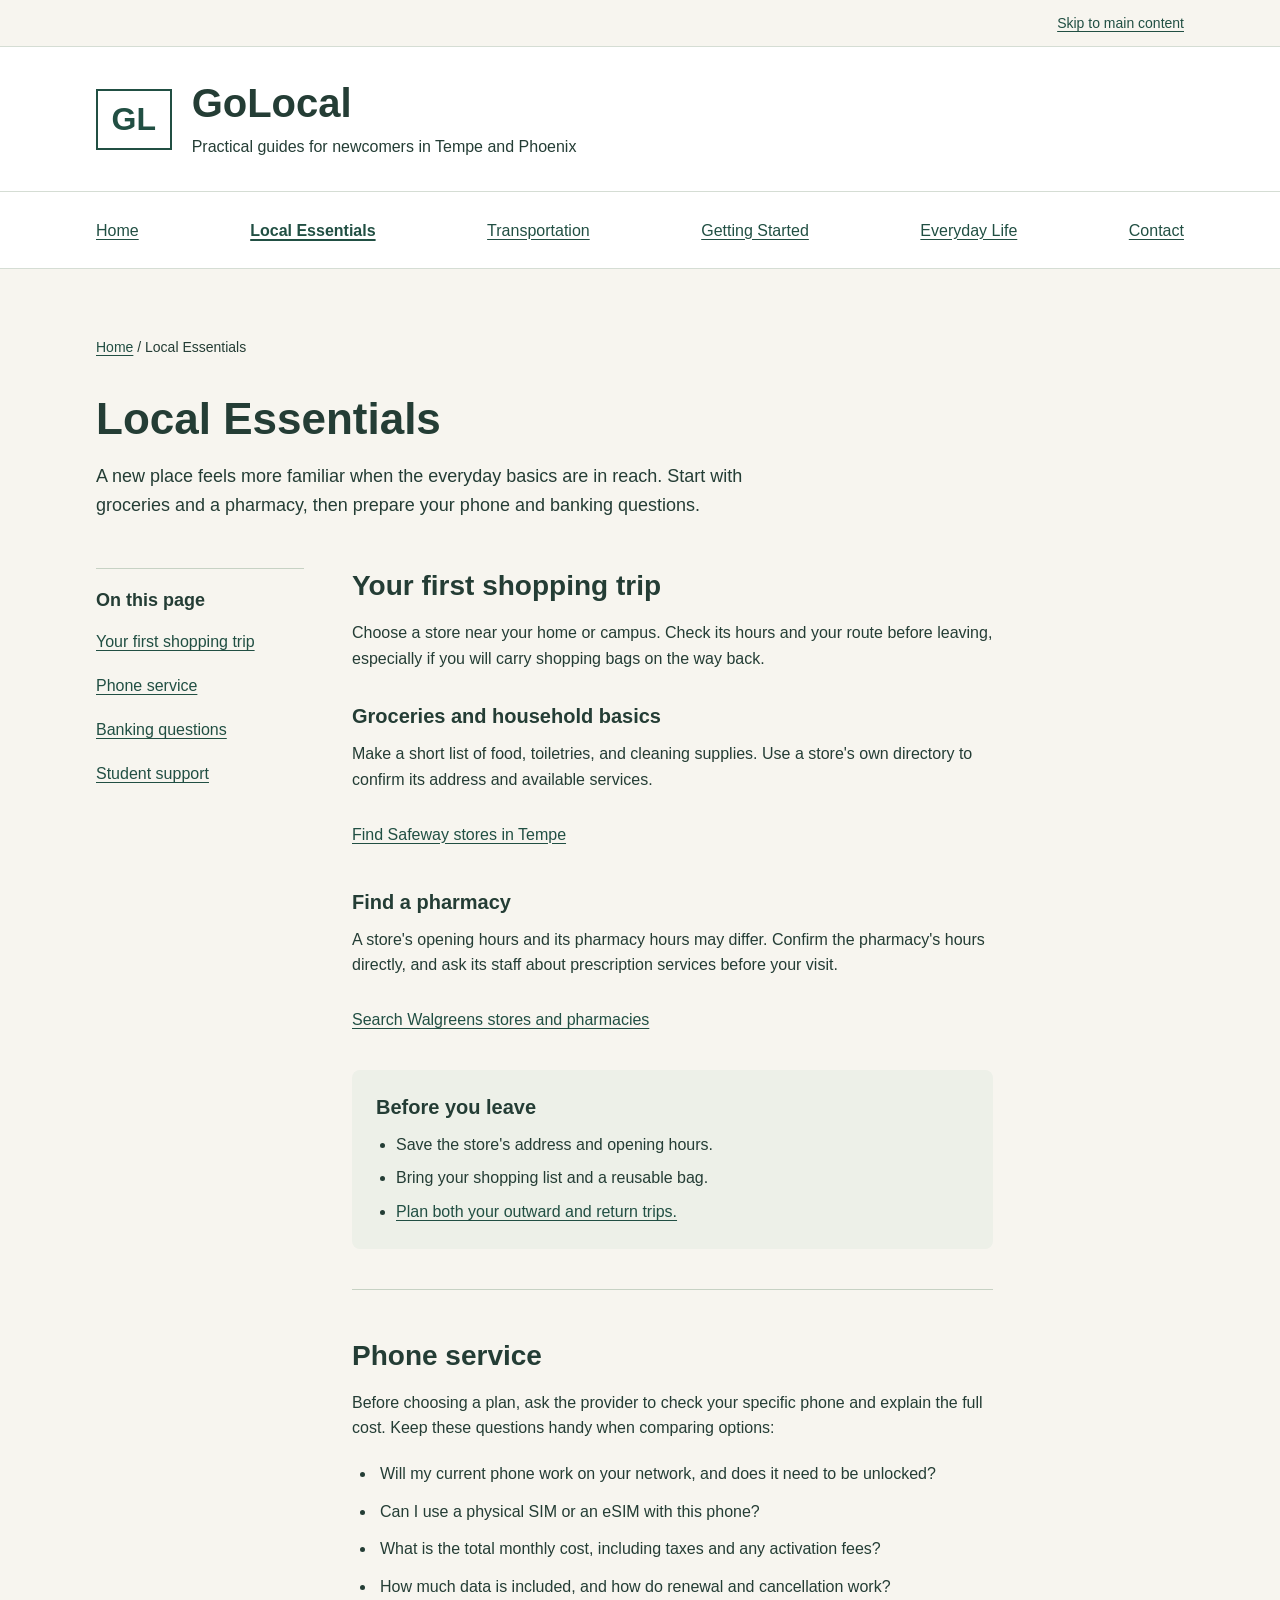
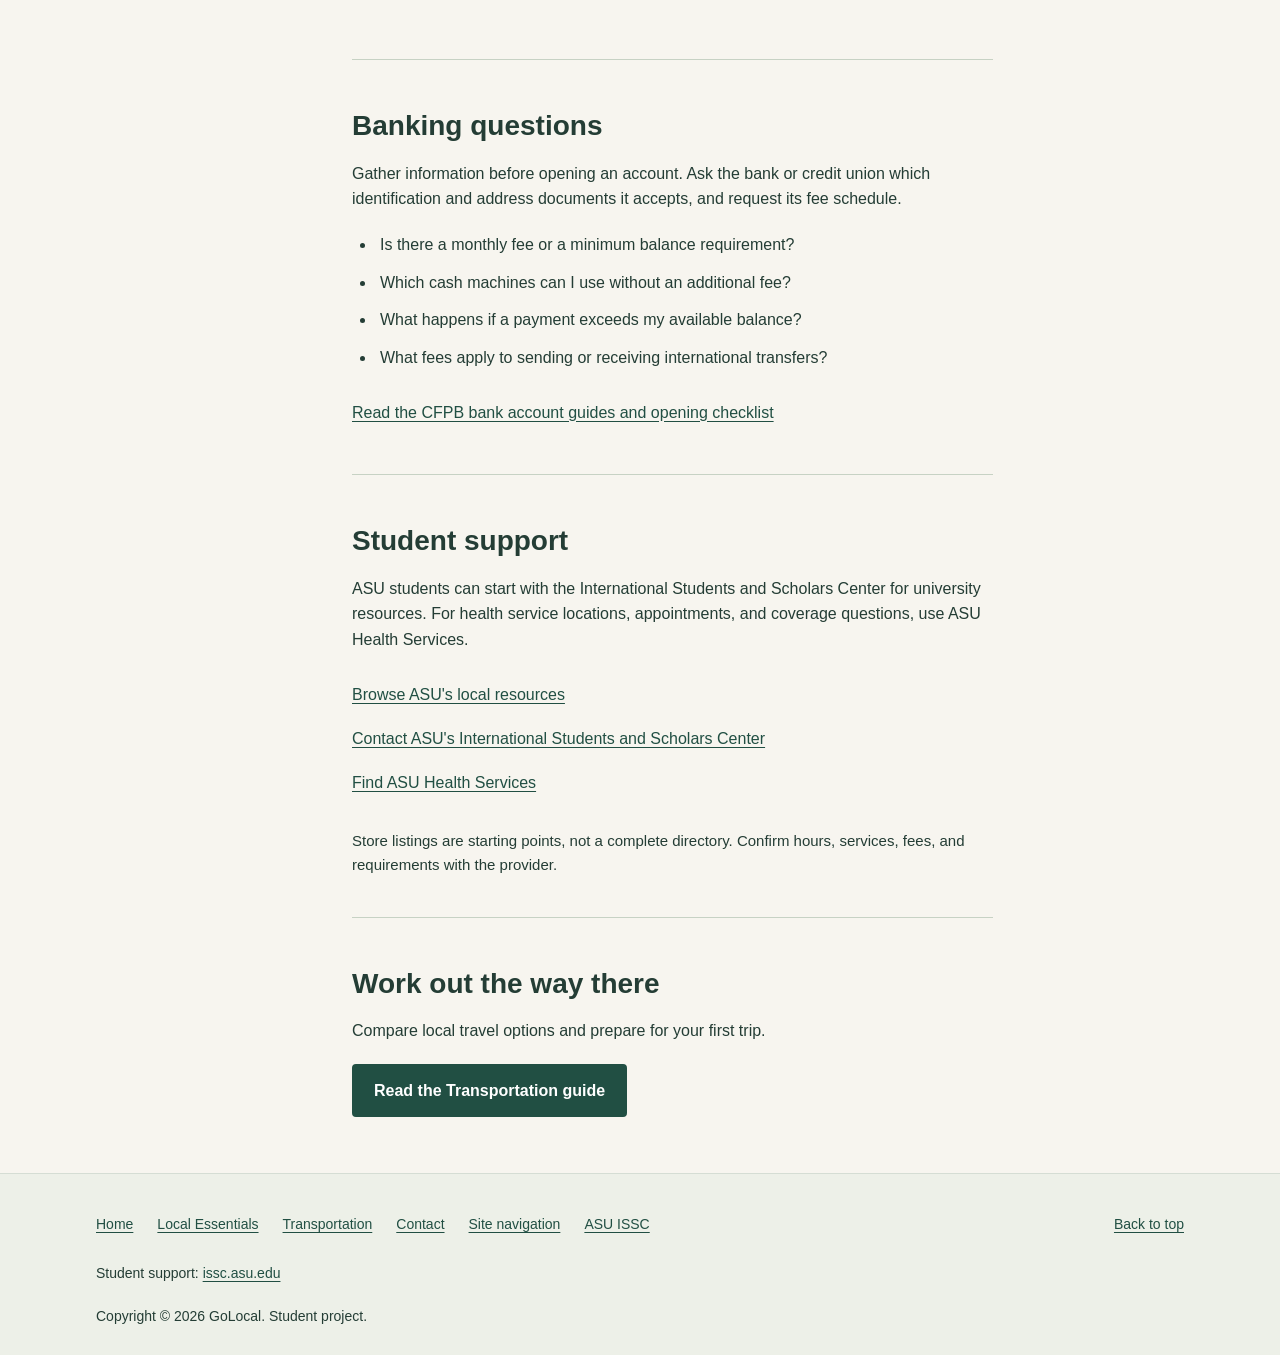
<file: local-essentials.html>
<!DOCTYPE html PUBLIC "-//W3C//DTD XHTML 1.0 Strict//EN"
    "http://www.w3.org/TR/xhtml1/DTD/xhtml1-strict.dtd">
<html xmlns="http://www.w3.org/1999/xhtml" xml:lang="en" lang="en">
<head>
    <meta http-equiv="Content-Type" content="text/html; charset=utf-8" />
    <meta name="viewport" content="width=device-width, initial-scale=1.0" />
    <meta name="description" content="Get started with groceries, pharmacies, phone service, banking questions, and official student support in Tempe and Phoenix with GoLocal." />
    <title>Local Essentials | GoLocal | Tempe and Phoenix</title>
    <link rel="icon" type="image/svg+xml" href="images/favicon.svg" />
    <link rel="stylesheet" type="text/css" href="styles.css" />
</head>
<body id="top">
    <p class="skip-navigation"><a href="#main-content">Skip to main content</a></p>

    <div id="site-header" class="site-header">
        <div class="container brand">
            <a class="logo-mark" href="index.html" title="GoLocal home">GL</a>
            <div class="brand-copy">
                <p class="site-name">GoLocal</p>
                <p class="site-tagline">Practical guides for newcomers in Tempe and Phoenix</p>
            </div>
        </div>
    </div>

    <div id="site-navigation" class="site-navigation" title="Main navigation">
        <ul class="container navigation-links">
            <li><a href="index.html">Home</a></li>
            <li class="current-page"><a href="local-essentials.html"><strong>Local Essentials</strong></a></li>
            <li><a href="transportation.html">Transportation</a></li>
            <li><a href="index.html#first-week">Getting Started</a></li>
            <li><a href="index.html#everyday-life">Everyday Life</a></li>
            <li><a href="index.html#support">Contact</a></li>
        </ul>
    </div>

    <div id="main-content" class="container site-main guide-page">
        <p class="breadcrumbs"><a href="index.html">Home</a> / Local Essentials</p>
        <div class="guide-heading">
            <h1>Local Essentials</h1>
            <p class="intro">A new place feels more familiar when the everyday basics are in reach.
                Start with groceries and a pharmacy, then prepare your phone and banking questions.</p>
        </div>

        <div class="guide-layout">
            <div class="page-contents">
                <h2>On this page</h2>
                <ul>
                    <li><a href="#first-shopping-trip">Your first shopping trip</a></li>
                    <li><a href="#phone-service">Phone service</a></li>
                    <li><a href="#banking-questions">Banking questions</a></li>
                    <li><a href="#student-support">Student support</a></li>
                </ul>
            </div>

            <div class="guide-content">
                <div id="first-shopping-trip" class="guide-section">
                    <h2>Your first shopping trip</h2>
                    <p>Choose a store near your home or campus. Check its hours and your route
                        before leaving, especially if you will carry shopping bags on the way back.</p>
                    <h3>Groceries and household basics</h3>
                    <p>Make a short list of food, toiletries, and cleaning supplies. Use a store's
                        own directory to confirm its address and available services.</p>
                    <ul class="resource-links">
                        <li><a href="https://local.safeway.com/safeway/az/tempe.html">Find Safeway stores in Tempe</a></li>
                    </ul>
                    <h3>Find a pharmacy</h3>
                    <p>A store's opening hours and its pharmacy hours may differ. Confirm the pharmacy's
                        hours directly, and ask its staff about prescription services before your visit.</p>
                    <ul class="resource-links">
                        <li><a href="https://www.walgreens.com/storelocator/find.jsp">Search Walgreens stores and pharmacies</a></li>
                    </ul>
                    <div class="guide-note">
                        <h3>Before you leave</h3>
                        <ul>
                            <li>Save the store's address and opening hours.</li>
                            <li>Bring your shopping list and a reusable bag.</li>
                            <li><a href="transportation.html#plan-your-trip">Plan both your outward and return trips.</a></li>
                        </ul>
                    </div>
                </div>

                <div id="phone-service" class="guide-section">
                    <h2>Phone service</h2>
                    <p>Before choosing a plan, ask the provider to check your specific phone
                        and explain the full cost. Keep these questions handy when comparing options:</p>
                    <ul class="content-list">
                        <li>Will my current phone work on your network, and does it need to be unlocked?</li>
                        <li>Can I use a physical SIM or an eSIM with this phone?</li>
                        <li>What is the total monthly cost, including taxes and any activation fees?</li>
                        <li>How much data is included, and how do renewal and cancellation work?</li>
                    </ul>
                </div>

                <div id="banking-questions" class="guide-section">
                    <h2>Banking questions</h2>
                    <p>Gather information before opening an account. Ask the bank or credit union
                        which identification and address documents it accepts, and request its fee schedule.</p>
                    <ul class="content-list">
                        <li>Is there a monthly fee or a minimum balance requirement?</li>
                        <li>Which cash machines can I use without an additional fee?</li>
                        <li>What happens if a payment exceeds my available balance?</li>
                        <li>What fees apply to sending or receiving international transfers?</li>
                    </ul>
                    <ul class="resource-links">
                        <li><a href="https://www.consumerfinance.gov/consumer-tools/bank-accounts/">Read the CFPB bank account guides and opening checklist</a></li>
                    </ul>
                </div>

                <div id="student-support" class="guide-section">
                    <h2>Student support</h2>
                    <p>ASU students can start with the International Students and Scholars Center
                        for university resources. For health service locations, appointments, and
                        coverage questions, use ASU Health Services.</p>
                    <ul class="resource-links">
                        <li><a href="https://issc.asu.edu/student/resources/local-resources">Browse ASU's local resources</a></li>
                        <li><a href="https://issc.asu.edu/">Contact ASU's International Students and Scholars Center</a></li>
                        <li><a href="https://eoss.asu.edu/health">Find ASU Health Services</a></li>
                    </ul>
                    <p class="source-note">Store listings are starting points, not a complete directory.
                        Confirm hours, services, fees, and requirements with the provider.</p>
                </div>

                <div class="guide-next">
                    <h2>Work out the way there</h2>
                    <p>Compare local travel options and prepare for your first trip.</p>
                    <p><a class="button" href="transportation.html">Read the Transportation guide</a></p>
                </div>
            </div>
        </div>
    </div>

    <div id="site-footer" class="site-footer">
        <div class="container">
            <ul class="footer-links">
                <li><a href="index.html">Home</a></li>
                <li><a href="local-essentials.html">Local Essentials</a></li>
                <li><a href="transportation.html">Transportation</a></li>
                <li><a href="index.html#support">Contact</a></li>
                <li><a href="#site-navigation">Site navigation</a></li>
                <li><a href="https://issc.asu.edu/">ASU ISSC</a></li>
                <li class="back-to-top"><a href="#top">Back to top</a></li>
            </ul>
            <p>Student support: <a href="https://issc.asu.edu/">issc.asu.edu</a></p>
            <p class="copyright">Copyright &#169; 2026 GoLocal. Student project.</p>
        </div>
    </div>
</body>
</html>
</file>
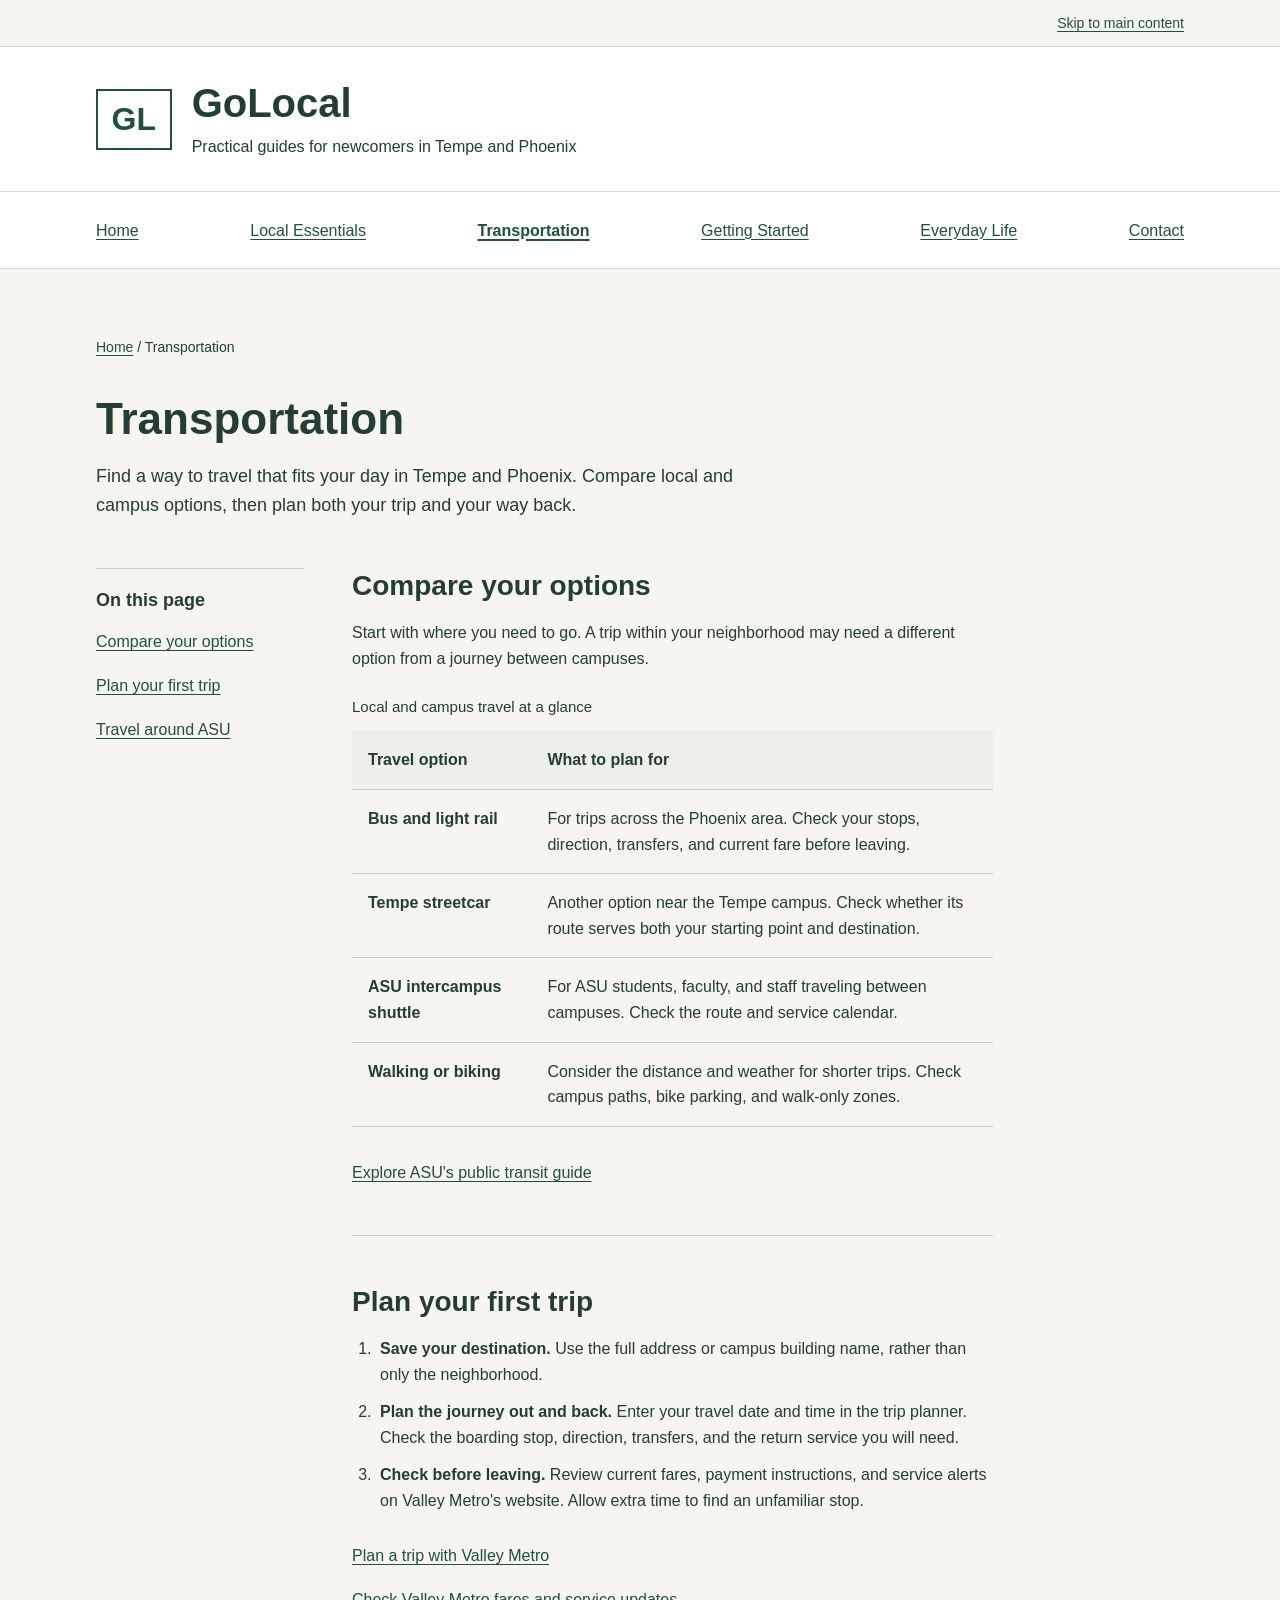
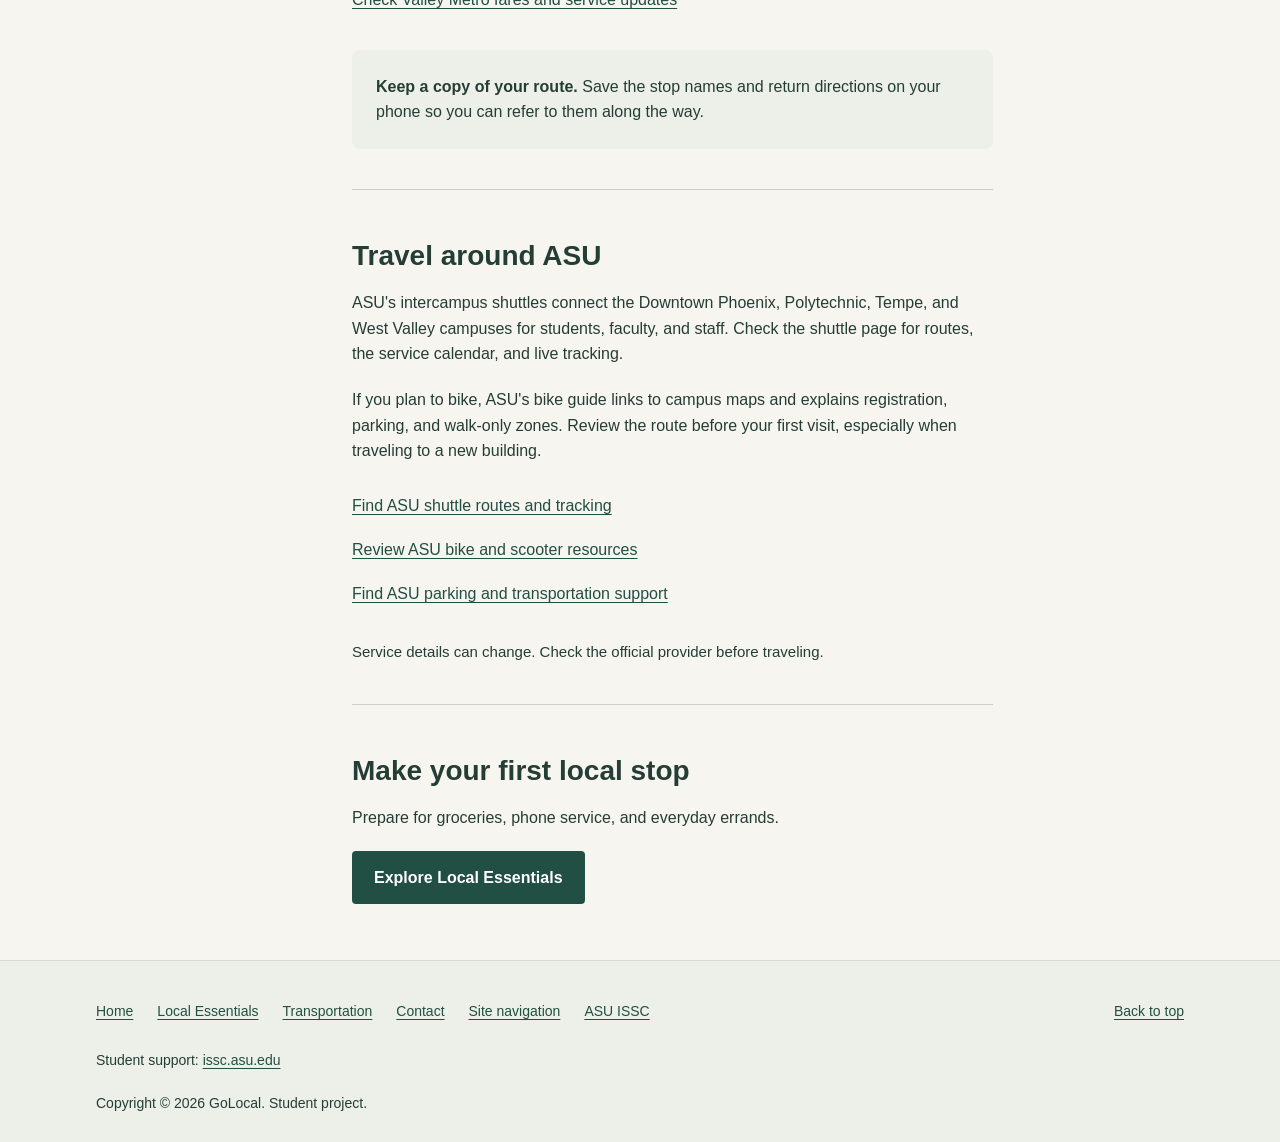
<file: transportation.html>
<!DOCTYPE html PUBLIC "-//W3C//DTD XHTML 1.0 Strict//EN"
    "http://www.w3.org/TR/xhtml1/DTD/xhtml1-strict.dtd">
<html xmlns="http://www.w3.org/1999/xhtml" xml:lang="en" lang="en">
<head>
    <meta http-equiv="Content-Type" content="text/html; charset=utf-8" />
    <meta name="viewport" content="width=device-width, initial-scale=1.0" />
    <meta name="description" content="Compare local and campus transportation in Tempe and Phoenix, then plan your first trip with official Valley Metro and ASU resources." />
    <title>Transportation in Tempe and Phoenix | GoLocal</title>
    <link rel="icon" type="image/svg+xml" href="images/favicon.svg" />
    <link rel="stylesheet" type="text/css" href="styles.css" />
</head>
<body id="top">
    <p class="skip-navigation"><a href="#main-content">Skip to main content</a></p>

    <div id="site-header" class="site-header">
        <div class="container brand">
            <a class="logo-mark" href="index.html" title="GoLocal home">GL</a>
            <div class="brand-copy">
                <p class="site-name">GoLocal</p>
                <p class="site-tagline">Practical guides for newcomers in Tempe and Phoenix</p>
            </div>
        </div>
    </div>

    <div id="site-navigation" class="site-navigation" title="Main navigation">
        <ul class="container navigation-links">
            <li><a href="index.html">Home</a></li>
            <li><a href="local-essentials.html">Local Essentials</a></li>
            <li class="current-page"><a href="transportation.html"><strong>Transportation</strong></a></li>
            <li><a href="index.html#first-week">Getting Started</a></li>
            <li><a href="index.html#everyday-life">Everyday Life</a></li>
            <li><a href="index.html#support">Contact</a></li>
        </ul>
    </div>

    <div id="main-content" class="container site-main guide-page">
        <p class="breadcrumbs"><a href="index.html">Home</a> / Transportation</p>
        <div class="guide-heading">
            <h1>Transportation</h1>
            <p class="intro">Find a way to travel that fits your day in Tempe and Phoenix.
                Compare local and campus options, then plan both your trip and your way back.</p>
        </div>

        <div class="guide-layout">
            <div class="page-contents">
                <h2>On this page</h2>
                <ul>
                    <li><a href="#compare-options">Compare your options</a></li>
                    <li><a href="#plan-your-trip">Plan your first trip</a></li>
                    <li><a href="#campus-travel">Travel around ASU</a></li>
                </ul>
            </div>

            <div class="guide-content">
                <div id="compare-options" class="guide-section">
                    <h2>Compare your options</h2>
                    <p>Start with where you need to go. A trip within your neighborhood may
                        need a different option from a journey between campuses.</p>
                    <table class="comparison-table" summary="Local and campus travel options, with planning notes for each.">
                        <caption>Local and campus travel at a glance</caption>
                        <thead>
                            <tr>
                                <th scope="col">Travel option</th>
                                <th scope="col">What to plan for</th>
                            </tr>
                        </thead>
                        <tbody>
                            <tr>
                                <th scope="row">Bus and light rail</th>
                                <td>For trips across the Phoenix area. Check your stops,
                                    direction, transfers, and current fare before leaving.</td>
                            </tr>
                            <tr>
                                <th scope="row">Tempe streetcar</th>
                                <td>Another option near the Tempe campus. Check whether its
                                    route serves both your starting point and destination.</td>
                            </tr>
                            <tr>
                                <th scope="row">ASU intercampus shuttle</th>
                                <td>For ASU students, faculty, and staff traveling between
                                    campuses. Check the route and service calendar.</td>
                            </tr>
                            <tr>
                                <th scope="row">Walking or biking</th>
                                <td>Consider the distance and weather for shorter trips.
                                    Check campus paths, bike parking, and walk-only zones.</td>
                            </tr>
                        </tbody>
                    </table>
                    <ul class="resource-links">
                        <li><a href="https://cfo.asu.edu/transit">Explore ASU's public transit guide</a></li>
                    </ul>
                </div>

                <div id="plan-your-trip" class="guide-section">
                    <h2>Plan your first trip</h2>
                    <ol class="steps">
                        <li><strong>Save your destination.</strong> Use the full address or
                            campus building name, rather than only the neighborhood.</li>
                        <li><strong>Plan the journey out and back.</strong> Enter your travel
                            date and time in the trip planner. Check the boarding stop,
                            direction, transfers, and the return service you will need.</li>
                        <li><strong>Check before leaving.</strong> Review current fares,
                            payment instructions, and service alerts on Valley Metro's website.
                            Allow extra time to find an unfamiliar stop.</li>
                    </ol>
                    <ul class="resource-links">
                        <li><a href="https://www.valleymetro.org/trip-planner">Plan a trip with Valley Metro</a></li>
                        <li><a href="https://www.valleymetro.org/">Check Valley Metro fares and service updates</a></li>
                    </ul>
                    <div class="guide-note">
                        <p><strong>Keep a copy of your route.</strong> Save the stop names and
                            return directions on your phone so you can refer to them along the way.</p>
                    </div>
                </div>

                <div id="campus-travel" class="guide-section">
                    <h2>Travel around ASU</h2>
                    <p>ASU's intercampus shuttles connect the Downtown Phoenix, Polytechnic,
                        Tempe, and West Valley campuses for students, faculty, and staff.
                        Check the shuttle page for routes, the service calendar, and live tracking.</p>
                    <p>If you plan to bike, ASU's bike guide links to campus maps and explains
                        registration, parking, and walk-only zones. Review the route before your
                        first visit, especially when traveling to a new building.</p>
                    <ul class="resource-links">
                        <li><a href="https://cfo.asu.edu/shuttles">Find ASU shuttle routes and tracking</a></li>
                        <li><a href="https://cfo.asu.edu/bike">Review ASU bike and scooter resources</a></li>
                        <li><a href="https://cfo.asu.edu/transportation">Find ASU parking and transportation support</a></li>
                    </ul>
                    <p class="source-note">Service details can change. Check the official
                        provider before traveling.</p>
                </div>

                <div class="guide-next">
                    <h2>Make your first local stop</h2>
                    <p>Prepare for groceries, phone service, and everyday errands.</p>
                    <p><a class="button" href="local-essentials.html">Explore Local Essentials</a></p>
                </div>
            </div>
        </div>
    </div>

    <div id="site-footer" class="site-footer">
        <div class="container">
            <ul class="footer-links">
                <li><a href="index.html">Home</a></li>
                <li><a href="local-essentials.html">Local Essentials</a></li>
                <li><a href="transportation.html">Transportation</a></li>
                <li><a href="index.html#support">Contact</a></li>
                <li><a href="#site-navigation">Site navigation</a></li>
                <li><a href="https://issc.asu.edu/">ASU ISSC</a></li>
                <li class="back-to-top"><a href="#top">Back to top</a></li>
            </ul>
            <p>Student support: <a href="https://issc.asu.edu/">issc.asu.edu</a></p>
            <p class="copyright">Copyright &#169; 2026 GoLocal. Student project.</p>
        </div>
    </div>
</body>
</html>
</file>
<file: styles.css>
/* Shared page foundation */
* {
    box-sizing: border-box;
}

::selection {
    background-color: #214f43;
    color: #ffffff;
}

body {
    display: flex;
    flex-direction: column;
    min-height: 100vh;
    margin: 0;
    background-color: #f7f5ef;
    color: #243d35;
    font-family: "Segoe UI", Arial, sans-serif;
    font-size: 1rem;
    line-height: 1.6;
}

.container {
    width: 90%;
    max-width: 68rem;
    margin: 0 auto;
}

h1 {
    margin: 0 0 1rem;
    font-size: 2rem;
    line-height: 1.2;
}

h2 {
    margin: 0 0 1.5rem;
    font-size: 1.75rem;
    line-height: 1.3;
}

h3 {
    margin: 1rem 0 0.75rem;
    font-size: 1.35rem;
    line-height: 1.3;
}

p {
    margin: 0 0 1.25rem;
}

a {
    color: #214f43;
    text-decoration: underline;
    text-underline-offset: 0.2em;
}

a:hover {
    color: #8b3e2b;
}

a:focus {
    outline: 3px solid #8b3e2b;
    outline-offset: 4px;
}

/* Branding and skip navigation */
.skip-navigation {
    width: 90%;
    max-width: 68rem;
    margin: 0 auto;
    padding: 0.75rem 0;
    font-size: 0.875rem;
    text-align: right;
}

.site-header {
    padding: 2rem 0;
    border-top: 1px solid #d5ddd4;
    border-bottom: 1px solid #d5ddd4;
    background-color: #ffffff;
}

.brand {
    display: flex;
    flex-wrap: wrap;
    align-items: center;
    gap: 1.25rem;
}

.logo-mark {
    display: inline-block;
    padding: 0.5rem 0.85rem;
    border: 2px solid #214f43;
    color: #214f43;
    font-size: 2rem;
    font-weight: 700;
    line-height: 1.3;
    text-decoration: none;
}

.brand-copy {
    flex: 1 1 15rem;
}

.site-name {
    margin: 0;
    font-size: 2.5rem;
    font-weight: 700;
    line-height: 1.2;
}

.site-tagline {
    margin: 0.4rem 0 0;
}

/* Homepage navigation */
.site-navigation {
    border-bottom: 1px solid #d5ddd4;
    background-color: #ffffff;
}

.navigation-links {
    display: flex;
    flex-wrap: wrap;
    justify-content: space-between;
    gap: 0.5rem 1.5rem;
    padding: 1rem 0;
    list-style: none;
}

.navigation-links a {
    display: inline-flex;
    align-items: center;
    min-height: 2.75rem;
    padding: 0.5rem 0;
}

.current-page a {
    text-decoration-thickness: 0.15em;
}

/* Content and reusable action link */
.site-main {
    flex: 1;
    padding: 3.5rem 0;
}

.site-main p {
    max-width: 44rem;
}

.intro {
    font-size: 1.125rem;
}

.button {
    display: inline-block;
    padding: 0.75rem 1.25rem;
    border: 2px solid #214f43;
    border-radius: 0.25rem;
    background-color: #214f43;
    color: #ffffff;
    font-weight: 700;
    text-decoration: none;
}

.button:hover {
    border-color: #163c32;
    background-color: #163c32;
    color: #ffffff;
}

/* Homepage sections follow the wireframe's reading order. */
.hero {
    display: grid;
    grid-template-columns: minmax(0, 1.1fr) minmax(0, 1fr);
    align-items: center;
    gap: 3rem;
    margin-bottom: 3.5rem;
}

.hero h1 {
    max-width: 12em;
    font-size: 3rem;
}

.hero-copy p:last-child {
    margin-bottom: 0;
}

.hero-artwork img {
    display: block;
    width: 100%;
    height: auto;
    border-radius: 0.75rem;
}

.guides {
    margin-bottom: 3.5rem;
}

.guide-grid {
    display: grid;
    grid-template-columns: repeat(3, minmax(0, 1fr));
    gap: 1.5rem;
}

.guide-card {
    display: flex;
    flex-direction: column;
    padding: 1.75rem;
    border: 1px solid #c7d2c4;
    border-radius: 0.5rem;
    background-color: #ffffff;
    scroll-margin-top: 1.5rem;
}

.guide-icon {
    display: block;
}

.guide-card .card-action {
    margin-top: auto;
    margin-bottom: 0;
    padding-top: 0.5rem;
    font-weight: 600;
}

.home-details {
    display: grid;
    grid-template-columns: minmax(0, 1.4fr) minmax(0, 1fr);
    gap: 3rem;
}

.first-week,
.support {
    scroll-margin-top: 1.5rem;
}

.first-week-list {
    margin: 0;
    padding-left: 1.25rem;
}

.first-week-list li {
    margin-bottom: 0.5rem;
}

.support-links {
    display: flex;
    flex-wrap: wrap;
    gap: 0.75rem 1.5rem;
    margin: 0;
    padding: 0;
    list-style: none;
}

/* Shared footer */
.site-footer {
    padding: 1.75rem 0;
    border-top: 1px solid #d5ddd4;
    background-color: #edf0e8;
    font-size: 0.875rem;
}

.footer-links {
    display: flex;
    flex-wrap: wrap;
    gap: 0.75rem 1.5rem;
    margin: 0 0 1rem;
    padding: 0;
    list-style: none;
}

.copyright {
    margin: 0;
}

.back-to-top {
    margin-left: auto;
}

.footer-links a,
.support-links a,
.card-action a {
    display: inline-flex;
    align-items: center;
    min-height: 2.75rem;
}

/* Guide pages share a contents column and a readable content column. */
.breadcrumbs {
    margin-bottom: 1.5rem;
    font-size: 0.875rem;
}

.breadcrumbs a {
    display: inline-flex;
    align-items: center;
    min-height: 2.75rem;
}

.guide-heading {
    max-width: 48rem;
    margin-bottom: 3rem;
}

.guide-heading h1 {
    font-size: 2.75rem;
}

.guide-layout {
    display: grid;
    grid-template-columns: minmax(0, 13rem) minmax(0, 1fr);
    align-items: start;
    gap: 3rem;
}

.page-contents {
    padding-top: 1.25rem;
    border-top: 1px solid #c7d2c4;
}

.page-contents h2 {
    margin-bottom: 0.5rem;
    font-size: 1.125rem;
}

.page-contents ul,
.resource-links {
    margin: 0;
    padding: 0;
    list-style: none;
}

.page-contents a,
.resource-links a {
    display: inline-flex;
    align-items: center;
    min-height: 2.75rem;
    padding: 0.5rem 0;
}

.guide-content {
    min-width: 0;
    max-width: 72ch;
}

.guide-section {
    margin-bottom: 3rem;
    padding-bottom: 2.5rem;
    border-bottom: 1px solid #c7d2c4;
    scroll-margin-top: 1.5rem;
}

.guide-section h2,
.guide-next h2 {
    margin-bottom: 1rem;
}

.guide-section h3 {
    margin-top: 2rem;
    font-size: 1.25rem;
}

.content-list,
.steps {
    margin: 0 0 1.25rem;
    padding-left: 1.5rem;
}

.content-list li,
.steps li {
    margin-bottom: 0.75rem;
    padding-left: 0.25rem;
}

.guide-note {
    margin-top: 1.75rem;
    padding: 1.5rem;
    background-color: #edf0e8;
    border-radius: 0.5rem;
}

.guide-note h3 {
    margin-top: 0;
}

.guide-note ul {
    margin: 0;
    padding-left: 1.25rem;
}

.guide-note li + li {
    margin-top: 0.5rem;
}

.source-note {
    margin-top: 1.5rem;
    margin-bottom: 0;
    font-size: 0.9375rem;
}

.comparison-table {
    width: 100%;
    margin: 1.5rem 0;
    border-collapse: collapse;
    text-align: left;
    font-variant-numeric: tabular-nums;
}

.comparison-table caption {
    margin-bottom: 0.75rem;
    font-size: 0.9375rem;
    text-align: left;
}

.comparison-table th,
.comparison-table td {
    padding: 1rem;
    border-bottom: 1px solid #c7d2c4;
    vertical-align: top;
    overflow-wrap: anywhere;
}

.comparison-table thead th {
    background-color: #edf0e8;
}

.comparison-table tbody th {
    width: 28%;
}

.comparison-table p:last-child,
.guide-note p:last-child,
.guide-next p:last-child {
    margin-bottom: 0;
}

/* Stack content without hiding any guide topics on smaller screens. */
@media (max-width: 48rem) {
    .hero,
    .guide-grid,
    .home-details,
    .guide-layout {
        grid-template-columns: minmax(0, 1fr);
    }

    .hero {
        gap: 2rem;
    }

    .hero h1 {
        font-size: 2.25rem;
    }

    .guide-heading h1 {
        font-size: 2.25rem;
        overflow-wrap: anywhere;
    }

    .guide-heading {
        margin-bottom: 2rem;
    }

    .guide-layout {
        gap: 2.5rem;
    }

    .page-contents {
        padding-bottom: 1.25rem;
        border-bottom: 1px solid #c7d2c4;
    }

    .comparison-table th,
    .comparison-table td {
        padding: 0.75rem 0.5rem;
    }

    .comparison-table tbody th {
        width: 34%;
    }
}
</file>
